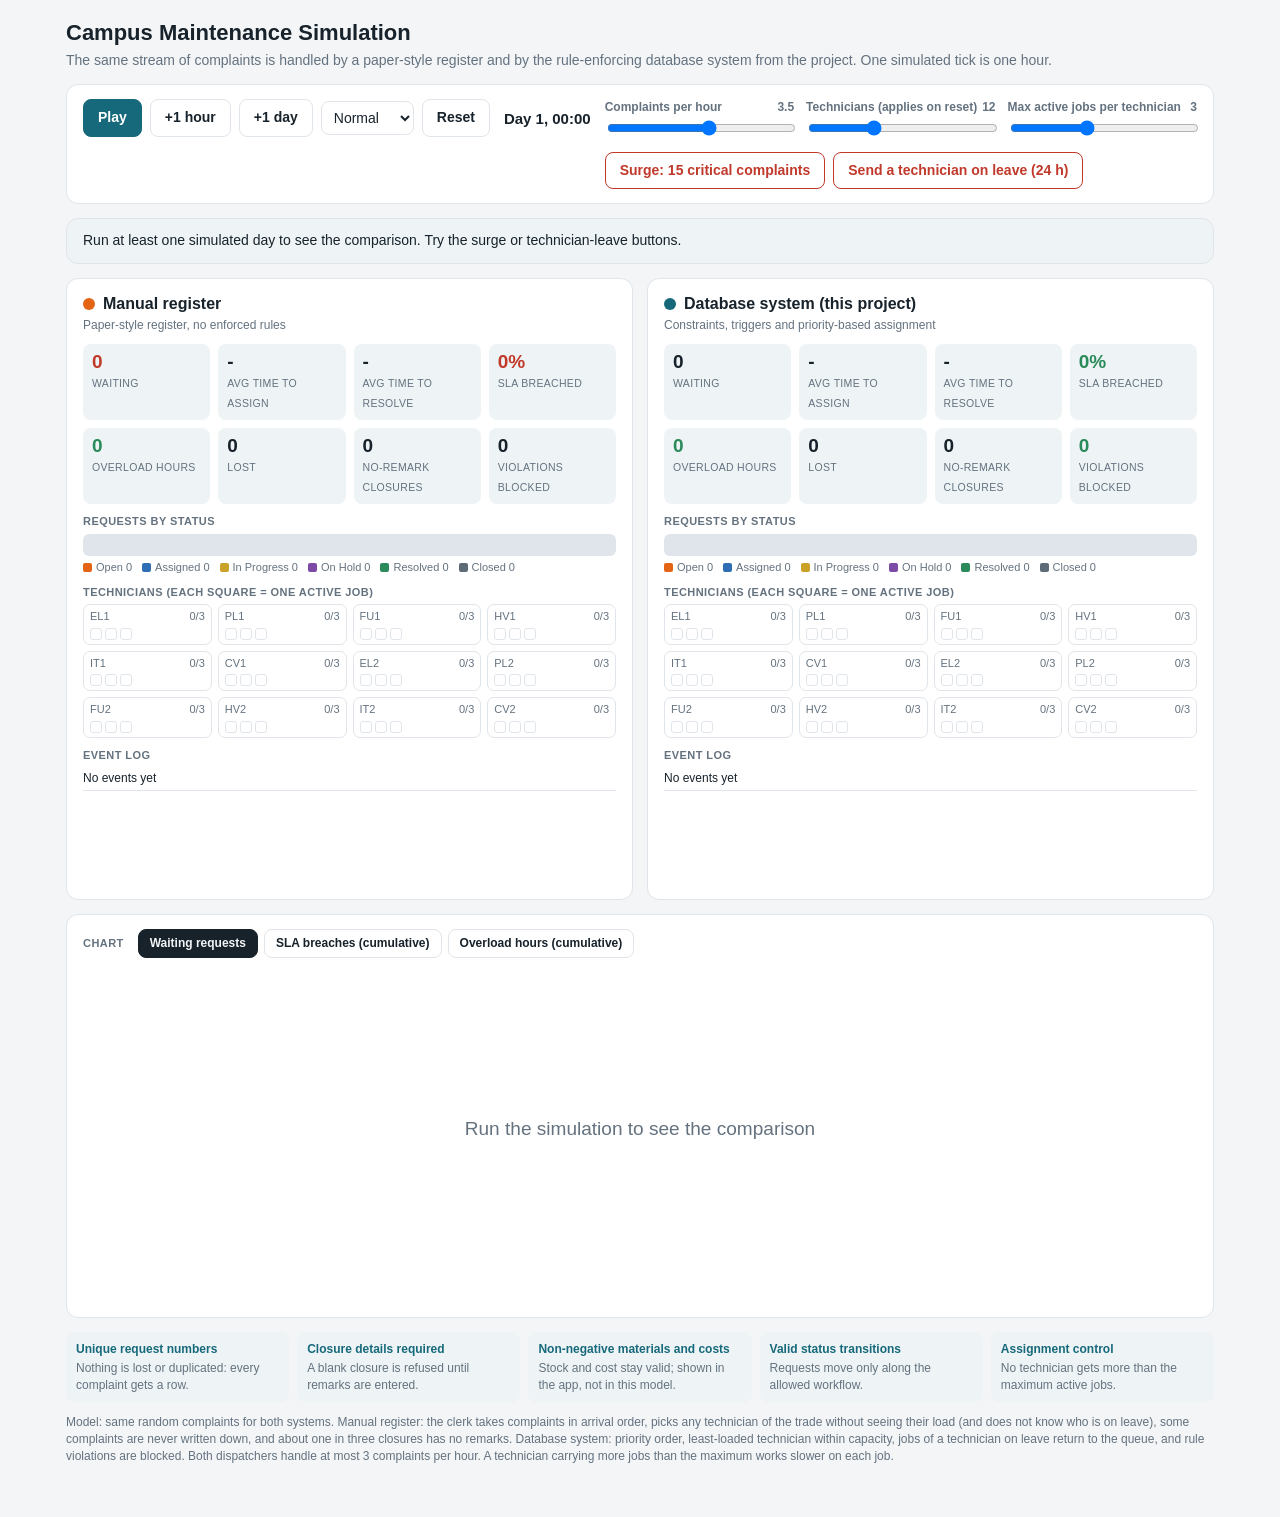
<file: simulation.html>
<!doctype html>
<html lang="en">
<head>
<meta charset="utf-8">
<meta name="viewport" content="width=device-width, initial-scale=1, viewport-fit=cover">
<title>Campus Maintenance Simulation: Manual Register vs Database System</title>
<style>
:root{
  --bg:#f3f5f7;--card:#ffffff;--ink:#17222b;--mute:#64727f;--line:#dfe5ea;
  --manual:#e36414;--db:#16697a;--ok:#2b8a5a;--bad:#c0392b;--warn:#c9a227;--pale:#eef4f6;
  --open:#e36414;--assigned:#2f6db5;--prog:#c9a227;--hold:#7b4ba6;--res:#2b8a5a;--closed:#5c6b77;
}
@media (prefers-color-scheme: dark){
  :root:not([data-theme="light"]){
    --bg:#11181d;--card:#19232a;--ink:#e8eef2;--mute:#9aaab6;--line:#2b3943;--pale:#1f2d35;
    --manual:#f08a4b;--db:#3fb5c9;
  }
}
:root[data-theme="dark"]{
  --bg:#11181d;--card:#19232a;--ink:#e8eef2;--mute:#9aaab6;--line:#2b3943;--pale:#1f2d35;
  --manual:#f08a4b;--db:#3fb5c9;
}
:root{box-sizing:border-box;padding-top:env(safe-area-inset-top,0px);padding-bottom:env(safe-area-inset-bottom,0px)}
html{scroll-padding-top:env(safe-area-inset-top,0px)}
*,*:before,*:after{box-sizing:inherit}
body{margin:0;background:var(--bg);color:var(--ink);font-family:"Segoe UI",Calibri,Arial,sans-serif;font-size:14px;line-height:1.4}
.wrap{max-width:1180px;margin:0 auto;padding:18px 16px 40px}
h1{font-size:22px;margin:0 0 2px}
.sub{color:var(--mute);margin:0 0 14px}
.card{background:var(--card);border:1px solid var(--line);border-radius:12px;padding:14px 16px}
.controls{display:grid;gap:14px;grid-template-columns:auto 1fr;align-items:start;margin-bottom:14px}
.btns{display:flex;flex-wrap:wrap;gap:8px;align-items:center}
button,select{font:inherit;color:var(--ink)}
button{border:1px solid var(--line);background:var(--card);padding:8px 14px;border-radius:8px;cursor:pointer;font-weight:600}
button:hover{background:var(--pale)}
button.primary{background:var(--db);border-color:var(--db);color:#fff}
button.danger{border-color:var(--bad);color:var(--bad)}
select{padding:7px 8px;border:1px solid var(--line);border-radius:8px;background:var(--card)}
.sliders{display:grid;grid-template-columns:repeat(3,minmax(0,1fr));gap:12px}
.sl label{display:flex;justify-content:space-between;font-size:12px;color:var(--mute);font-weight:600;margin-bottom:2px}
.sl input{width:100%}
.clock{font-size:15px;font-weight:700;margin-left:6px;white-space:nowrap}
.verdict{margin:0 0 14px;padding:12px 16px;border-radius:12px;background:var(--pale);border:1px solid var(--line);font-size:14px}
.verdict b{color:var(--db)}
.cols{display:grid;grid-template-columns:1fr 1fr;gap:14px}
.sys h2{margin:0 0 2px;font-size:16px;display:flex;align-items:center;gap:8px}
.dot{width:12px;height:12px;border-radius:50%;display:inline-block}
.sys .desc{color:var(--mute);font-size:12px;margin:0 0 10px}
.kpis{display:grid;grid-template-columns:repeat(4,minmax(0,1fr));gap:8px;margin-bottom:10px}
.kpi{background:var(--pale);border-radius:8px;padding:8px 9px}
.kpi b{display:block;font-size:19px;line-height:1.1}
.kpi span{font-size:10.5px;color:var(--mute);text-transform:uppercase;letter-spacing:.03em}
.kpi.bad b{color:var(--bad)} .kpi.good b{color:var(--ok)}
.stat{display:flex;height:22px;border-radius:6px;overflow:hidden;background:var(--line);margin:4px 0 4px}
.stat i{display:block;height:100%}
.legend{display:flex;flex-wrap:wrap;gap:4px 10px;font-size:11px;color:var(--mute);margin-bottom:10px}
.legend s{display:inline-block;width:9px;height:9px;border-radius:2px;margin-right:4px;text-decoration:none;vertical-align:-1px}
.techs{display:grid;grid-template-columns:repeat(auto-fill,minmax(112px,1fr));gap:6px;margin-bottom:10px}
.tech{border:1px solid var(--line);border-radius:7px;padding:4px 6px;font-size:11px}
.tech.over{border-color:var(--bad);background:color-mix(in srgb,var(--bad) 10%,transparent)}
.tech.away{opacity:.55;border-style:dashed}
.tech .nm{display:flex;justify-content:space-between;color:var(--mute)}
.slots{display:flex;gap:3px;margin-top:3px;flex-wrap:wrap}
.slots i{width:12px;height:12px;border-radius:3px;border:1px solid var(--line);display:block}
.slots i.f{background:var(--db);border-color:var(--db)}
.slots i.x{background:var(--bad);border-color:var(--bad)}
.log{list-style:none;margin:0;padding:0;font-size:12px;min-height:118px}
.log li{padding:3px 0;border-bottom:1px solid var(--line);display:flex;gap:8px}
.log time{color:var(--mute);min-width:62px;flex-shrink:0}
.log .bad{color:var(--bad)} .log .ok{color:var(--ok)} .log .warn{color:var(--warn)}
.secH{font-size:11px;font-weight:700;color:var(--mute);text-transform:uppercase;letter-spacing:.04em;margin:0 0 4px}
.chartCard{margin-top:14px}
.tabs{display:flex;gap:6px;margin-bottom:8px;flex-wrap:wrap;align-items:center}
.tabs button{padding:5px 11px;font-size:12px}
.tabs button.on{background:var(--ink);color:var(--bg);border-color:var(--ink)}
svg{width:100%;height:auto;display:block}
.rules{margin-top:14px;display:grid;grid-template-columns:repeat(5,minmax(0,1fr));gap:8px}
.rule{background:var(--pale);border-radius:8px;padding:9px 10px;font-size:12px}
.rule b{display:block;margin-bottom:2px;color:var(--db)}
.rule span{color:var(--mute)}
.foot{color:var(--mute);font-size:12px;margin-top:12px}
@media (max-width:860px){
  .controls,.cols{grid-template-columns:1fr}
  .sliders{grid-template-columns:1fr}
  .kpis{grid-template-columns:repeat(2,minmax(0,1fr))}
  .rules{grid-template-columns:1fr 1fr}
}
</style>
</head>
<body>
<div class="wrap">
  <h1>Campus Maintenance Simulation</h1>
  <p class="sub">The same stream of complaints is handled by a paper-style register and by the rule-enforcing database system from the project. One simulated tick is one hour.</p>

  <div class="card controls">
    <div class="btns">
      <button id="play" class="primary">Play</button>
      <button id="step">+1 hour</button>
      <button id="day">+1 day</button>
      <select id="speed" aria-label="Speed">
        <option value="3">Slow</option><option value="10" selected>Normal</option><option value="40">Fast</option><option value="120">Very fast</option>
      </select>
      <button id="reset">Reset</button>
      <span class="clock" id="clock">Day 1, 00:00</span>
    </div>
    <div>
      <div class="sliders">
        <div class="sl"><label>Complaints per hour <span id="vRate">3.5</span></label><input id="rate" type="range" min="0.5" max="6" step="0.5" value="3.5"></div>
        <div class="sl"><label>Technicians (applies on reset) <span id="vTech">12</span></label><input id="techs" type="range" min="6" max="24" step="1" value="12"></div>
        <div class="sl"><label>Max active jobs per technician <span id="vCap">3</span></label><input id="cap" type="range" min="1" max="6" step="1" value="3"></div>
      </div>
      <div class="btns" style="margin-top:10px">
        <button id="surge" class="danger">Surge: 15 critical complaints</button>
        <button id="away" class="danger">Send a technician on leave (24 h)</button>
      </div>
    </div>
  </div>

  <div class="verdict" id="verdict">Press Play to start the simulation.</div>

  <div class="cols">
    <div class="card sys" id="sysM"></div>
    <div class="card sys" id="sysD"></div>
  </div>

  <div class="card chartCard">
    <div class="tabs"><span class="secH" style="margin:0 8px 0 0">Chart</span>
      <button data-c="backlog" class="on">Waiting requests</button>
      <button data-c="breach">SLA breaches (cumulative)</button>
      <button data-c="over">Overload hours (cumulative)</button>
    </div>
    <svg id="chart" viewBox="0 0 760 230" role="img" aria-label="Comparison chart of the two systems over time"></svg>
  </div>

  <div class="rules">
    <div class="rule"><b>Unique request numbers</b><span>Nothing is lost or duplicated: every complaint gets a row.</span></div>
    <div class="rule"><b>Closure details required</b><span>A blank closure is refused until remarks are entered.</span></div>
    <div class="rule"><b>Non-negative materials and costs</b><span>Stock and cost stay valid; shown in the app, not in this model.</span></div>
    <div class="rule"><b>Valid status transitions</b><span>Requests move only along the allowed workflow.</span></div>
    <div class="rule"><b>Assignment control</b><span>No technician gets more than the maximum active jobs.</span></div>
  </div>
  <p class="foot">Model: same random complaints for both systems. Manual register: the clerk takes complaints in arrival order, picks any technician of the trade without seeing their load (and does not know who is on leave), some complaints are never written down, and about one in three closures has no remarks. Database system: priority order, least-loaded technician within capacity, jobs of a technician on leave return to the queue, and rule violations are blocked. Both dispatchers handle at most 3 complaints per hour. A technician carrying more jobs than the maximum works slower on each job.</p>
</div>

<script>
(function(){
"use strict";
var CATS=["Electrical","Plumbing","Furniture","HVAC","IT/AV","Civil"];
var SHORT=["EL","PL","FU","HV","IT","CV"];
var PRI=[{n:"Critical",sla:4,w:1},{n:"High",sla:24,w:3},{n:"Medium",sla:72,w:4},{n:"Low",sla:120,w:2}];
var DISPATCH=3;
var STATUS=[["Open","--open"],["Assigned","--assigned"],["In Progress","--prog"],["On Hold","--hold"],["Resolved","--res"],["Closed","--closed"]];

function rng(seed){var a=seed>>>0;return function(){a|=0;a=a+0x6D2B79F5|0;var t=Math.imul(a^a>>>15,1|a);t=t+Math.imul(t^t>>>7,61|t)^t;return((t^t>>>14)>>>0)/4294967296;};}

var S; // global sim state
var chartMode="backlog";
var running=false,acc=0,last=0;

function newSys(kind,seed,nTech,cap){
  var techs=[];for(var i=0;i<nTech;i++)techs.push({id:i,cat:i%6,n:Math.floor(i/6)+1,cap:cap,active:[],away:0,warned:false});
  return {kind:kind,r:rng(seed),techs:techs,reqs:[],log:[],hist:[],
    respSum:0,respN:0,resSum:0,resN:0,breaches:0,overload:0,lost:0,undoc:0,blocked:0,created:0,closed:0};
}
function init(){
  var seed=Math.floor(Math.random()*1e6);
  var nTech=+document.getElementById("techs").value, cap=+document.getElementById("cap").value;
  S={t:0,seed:seed,arr:rng(seed+7),id:0,M:newSys("manual",seed+1,nTech,cap),D:newSys("db",seed+2,nTech,cap)};
  render();
}
function poisson(r,l){var L=Math.exp(-l),k=0,p=1;do{k++;p*=r();}while(p>L&&k<60);return k-1;}
function pickPri(r,forceCrit){if(forceCrit)return 0;var tot=10,x=r()*tot,c=0;for(var i=0;i<PRI.length;i++){c+=PRI[i].w;if(x<c)return i;}return 3;}
function makeReq(forceCrit){
  S.id++;var r=S.arr;
  var cat=Math.floor(r()*6),pri=pickPri(r,forceCrit);
  return {id:S.id,no:"MR-"+String(S.id).padStart(4,"0"),cat:cat,pri:pri,work:3+r()*9,created:S.t};
}
function clone(q){return {id:q.id,no:q.no,cat:q.cat,pri:q.pri,created:q.created,remaining:q.work,status:"Open",tech:null,assigned:null,breached:false,holdLeft:0,closeAt:0,remarks:true,blankTried:false,refused:false};}
function stamp(t){var d=Math.floor(t/24)+1,h=t%24;return "D"+d+" "+String(h).padStart(2,"0")+":00";}
function log(sys,cls,msg){sys.log.unshift({t:S.t,cls:cls,msg:msg});if(sys.log.length>8)sys.log.pop();}

function addRequests(list){
  list.forEach(function(q){
    [S.M,S.D].forEach(function(sys){
      var c=clone(q);
      sys.created++;
      if(sys.kind==="manual"&&sys.r()<0.04){sys.lost++;c.status="Lost";sys.reqs.push(c);log(sys,"bad","Complaint "+q.no+" never written in the register (lost)");return;}
      sys.reqs.push(c);
    });
  });
}
function dispatch(sys){
  var open=sys.reqs.filter(function(q){return q.status==="Open";});
  if(sys.kind==="db")open.sort(function(a,b){return a.pri-b.pri||a.created-b.created;});
  else open.sort(function(a,b){return a.created-b.created;});
  var done=0;
  for(var i=0;i<open.length&&done<DISPATCH;i++){
    var q=open[i],tech=null;
    var same=sys.techs.filter(function(t){return t.cat===q.cat;});
    if(sys.kind==="db"){
      var free=same.filter(function(t){return !t.away&&t.active.length<t.cap;});
      if(!free.length){
        if(!q.refused&&same.some(function(t){return !t.away&&t.active.length>=t.cap;})){q.refused=true;sys.blocked++;log(sys,"warn","Assignment refused for "+q.no+": all "+CATS[q.cat]+" technicians at max active jobs");}
        continue;
      }
      free.sort(function(a,b){return a.active.length-b.active.length;});
      tech=free[0];
    }else{
      tech=same[Math.floor(sys.r()*same.length)];
    }
    q.tech=tech;q.status="Assigned";q.assigned=S.t;tech.active.push(q);done++;
    var resp=S.t-q.created;sys.respSum+=resp;sys.respN++;
    if(resp>PRI[q.pri].sla&&!q.breached){q.breached=true;sys.breaches++;}
    if(sys.kind==="manual"&&tech.active.length>tech.cap&&!tech.warned){tech.warned=true;log(sys,"bad",SHORT[tech.cat]+tech.n+" now has "+tech.active.length+" jobs (limit "+tech.cap+")");}
  }
}
function progress(sys){
  sys.techs.forEach(function(t){
    if(t.away>0){t.away--; if(t.away===0)t.warned=false;}
    var n=t.active.length;if(!n)return;
    if(n<=t.cap)t.warned=false;
    if(t.away>0)return;
    var f=n<=t.cap?1:(t.cap/n)*0.85;
    if(n>t.cap)sys.overload+=n-t.cap;
    t.active.slice().forEach(function(q){
      if(q.status==="Assigned"){q.status="In Progress";return;}
      if(q.status==="On Hold"){q.holdLeft--;if(q.holdLeft<=0)q.status="In Progress";return;}
      if(sys.r()<0.025){q.status="On Hold";q.holdLeft=6+Math.floor(sys.r()*7);return;}
      q.remaining-=f;
      if(q.remaining<=0){
        sys.resSum+=S.t-q.created;sys.resN++;q.status="Resolved";q.closeAt=S.t+1+Math.floor(sys.r()*5);
        t.active.splice(t.active.indexOf(q),1);
      }
    });
  });
}
function closing(sys){
  sys.reqs.forEach(function(q){
    if(q.status!=="Resolved"||S.t<q.closeAt)return;
    if(sys.kind==="db"){
      if(!q.blankTried&&sys.r()<0.35){q.blankTried=true;sys.blocked++;q.closeAt=S.t+1;log(sys,"warn","Closure of "+q.no+" refused: remarks required");return;}
      q.remarks=true;
    }else{
      q.remarks=sys.r()>0.33;if(!q.remarks)sys.undoc++;
    }
    q.status="Closed";sys.closed++;
  });
}
function breachScan(sys){
  sys.reqs.forEach(function(q){
    if(q.status==="Open"&&!q.breached&&S.t-q.created>PRI[q.pri].sla){q.breached=true;sys.breaches++;if(q.pri===0)log(sys,"bad","Critical "+q.no+" waiting beyond its 4 h SLA");}
  });
}
function leave(sys,idx){
  var t=sys.techs[idx];if(!t||t.away>0)return;
  t.away=24;
  if(sys.kind==="db"){
    var n=t.active.length;
    t.active.forEach(function(q){q.status="Open";q.tech=null;q.assigned=null;q.refused=false;});
    t.active=[];
    log(sys,"ok",SHORT[t.cat]+t.n+" set inactive: "+n+" job(s) released back to the queue");
  }else{
    log(sys,"bad",SHORT[t.cat]+t.n+" on leave but register still shows "+t.active.length+" job(s) with them");
  }
}
function backlog(sys){return sys.reqs.filter(function(q){return q.status!=="Closed"&&q.status!=="Lost";}).length;}

function tick(){
  var n=poisson(S.arr,+document.getElementById("rate").value);
  var arr=[];for(var i=0;i<n;i++)arr.push(makeReq(false));
  addRequests(arr);
  [S.M,S.D].forEach(function(sys){
    dispatch(sys);progress(sys);closing(sys);breachScan(sys);
    sys.hist.push({t:S.t,b:backlog(sys),br:sys.breaches,o:sys.overload});
  });
  S.t++;
}

// ---------------- rendering
function counts(sys){var c={};STATUS.forEach(function(s){c[s[0]]=0;});sys.reqs.forEach(function(q){if(c[q.status]!==undefined)c[q.status]++;});return c;}
function kpi(label,val,cls){return '<div class="kpi '+(cls||"")+'"><b>'+val+'</b><span>'+label+'</span></div>';}
function sysHTML(sys){
  var manual=sys.kind==="manual",c=counts(sys),tot=Math.max(1,sys.reqs.filter(function(q){return q.status!=="Lost";}).length);
  var avg=sys.respN?(sys.respSum/sys.respN).toFixed(1)+" h":"-";
  var pct=sys.created?Math.round(sys.breaches/sys.created*100)+"%":"0%";
  var h='<h2><span class="dot" style="background:var(--'+(manual?"manual":"db")+')"></span>'+(manual?"Manual register":"Database system (this project)")+'</h2>';
  h+='<p class="desc">'+(manual?"Paper-style register, no enforced rules":"Constraints, triggers and priority-based assignment")+'</p>';
  h+='<div class="kpis">'+kpi("Waiting",backlog(sys),manual?"bad":"")+kpi("Avg time to assign",avg)+kpi("Avg time to resolve",sys.resN?(sys.resSum/sys.resN).toFixed(1)+" h":"-")+kpi("SLA breached",pct,manual?"bad":"good")+
     kpi("Overload hours",sys.overload,sys.overload&&manual?"bad":"good")+kpi("Lost",sys.lost,sys.lost?"bad":"")+kpi("No-remark closures",sys.undoc,sys.undoc?"bad":"")+kpi("Violations blocked",manual?"0":sys.blocked,manual?"":"good")+'</div>';
  h+='<div class="secH">Requests by status</div><div class="stat">'+STATUS.map(function(s){return '<i style="width:'+(c[s[0]]/tot*100)+'%;background:var('+s[1]+')" title="'+s[0]+': '+c[s[0]]+'"></i>';}).join("")+'</div>';
  h+='<div class="legend">'+STATUS.map(function(s){return '<span><s style="background:var('+s[1]+')"></s>'+s[0]+' '+c[s[0]]+'</span>';}).join("")+'</div>';
  h+='<div class="secH">Technicians (each square = one active job)</div><div class="techs">'+sys.techs.map(function(t){
    var n=t.active.length,slots="",m=Math.max(t.cap,n);
    for(var i=0;i<m;i++)slots+='<i class="'+(i<n?(i>=t.cap?"x":"f"):"")+'"></i>';
    return '<div class="tech'+(n>t.cap?" over":"")+(t.away>0?" away":"")+'"><div class="nm"><span>'+SHORT[t.cat]+t.n+'</span><span>'+(t.away>0?"leave":n+"/"+t.cap)+'</span></div><div class="slots">'+slots+'</div></div>';
  }).join("")+'</div>';
  h+='<div class="secH">Event log</div><ul class="log">'+(sys.log.length?sys.log.map(function(e){return '<li><time>'+stamp(e.t)+'</time><span class="'+e.cls+'">'+e.msg+'</span></li>';}).join(""):'<li><span class="muted">No events yet</span></li>')+'</ul>';
  return h;
}
function chartHTML(){
  var key={backlog:"b",breach:"br",over:"o"}[chartMode];
  var W=760,H=230,L=44,R=12,T=12,B=26;
  var hm=S.M.hist,hd=S.D.hist;
  if(hm.length<2)return '<text x="'+W/2+'" y="'+H/2+'" text-anchor="middle" fill="var(--mute)" font-size="13">Run the simulation to see the comparison</text>';
  var step=Math.max(1,Math.ceil(hm.length/220));
  function pts(h){var o=[];for(var i=0;i<h.length;i+=step)o.push(h[i]);o.push(h[h.length-1]);return o;}
  var pm=pts(hm),pd=pts(hd);
  var maxY=1;pm.concat(pd).forEach(function(p){if(p[key]>maxY)maxY=p[key];});
  maxY=Math.ceil(maxY*1.1/5)*5||5;
  var tmax=hm[hm.length-1].t||1;
  function X(t){return L+(t/tmax)*(W-L-R);} function Y(v){return T+(1-v/maxY)*(H-T-B);}
  function path(p){return p.map(function(q,i){return (i?"L":"M")+X(q.t).toFixed(1)+" "+Y(q[key]).toFixed(1);}).join(" ");}
  var g="";
  for(var i=0;i<=4;i++){var v=maxY*i/4,y=Y(v);g+='<line x1="'+L+'" x2="'+(W-R)+'" y1="'+y+'" y2="'+y+'" stroke="var(--line)"/><text x="'+(L-6)+'" y="'+(y+4)+'" text-anchor="end" fill="var(--mute)" font-size="11">'+Math.round(v)+'</text>';}
  var days=Math.floor(tmax/24);var every=Math.max(1,Math.ceil(days/8));
  for(var d=0;d<=days;d+=every){var x=X(d*24);g+='<text x="'+x+'" y="'+(H-8)+'" text-anchor="middle" fill="var(--mute)" font-size="11">Day '+(d+1)+'</text>';}
  g+='<path d="'+path(pm)+'" fill="none" stroke="var(--manual)" stroke-width="2.4"/><path d="'+path(pd)+'" fill="none" stroke="var(--db)" stroke-width="2.4"/>';
  g+='<g font-size="12"><rect x="'+(L+8)+'" y="'+(T+4)+'" width="10" height="10" rx="2" fill="var(--manual)"/><text x="'+(L+24)+'" y="'+(T+13)+'" fill="var(--ink)">Manual register</text><rect x="'+(L+130)+'" y="'+(T+4)+'" width="10" height="10" rx="2" fill="var(--db)"/><text x="'+(L+146)+'" y="'+(T+13)+'" fill="var(--ink)">Database system</text></g>';
  return g;
}
function verdict(){
  if(S.t<24){return "Run at least one simulated day to see the comparison. Try the surge or technician-leave buttons.";}
  var M=S.M,D=S.D,bm=backlog(M),bd=backlog(D);
  function d(a,b,w){var x=a-b;return x>0?'<b>'+x+' fewer</b> '+w:(x<0?'<b>'+(-x)+' more</b> '+w:'the same '+w);}
  return "After day "+Math.ceil(S.t/24)+": the database system has "+d(bm,bd,"waiting requests")+", "+d(M.breaches,D.breaches,"SLA breaches")+", avoided <b>"+(M.overload-D.overload)+"</b> technician overload hours, lost <b>0</b> complaints (manual lost "+M.lost+"), left <b>0</b> closures undocumented (manual "+M.undoc+") and blocked <b>"+D.blocked+"</b> rule violations at the source. Average time to resolve: <b>"+(D.resN?(D.resSum/D.resN).toFixed(1):"-")+" h</b> against "+(M.resN?(M.resSum/M.resN).toFixed(1):"-")+" h for the manual register.";
}
var lastRender=0;
function render(){
  document.getElementById("sysM").innerHTML=sysHTML(S.M);
  document.getElementById("sysD").innerHTML=sysHTML(S.D);
  document.getElementById("chart").innerHTML=chartHTML();
  document.getElementById("verdict").innerHTML=verdict();
  document.getElementById("clock").textContent="Day "+(Math.floor(S.t/24)+1)+", "+String(S.t%24).padStart(2,"0")+":00";
}

// ---------------- controls
function loop(ts){
  if(!running)return;
  if(!last)last=ts;
  var dt=(ts-last)/1000;last=ts;
  acc+=dt*(+document.getElementById("speed").value);
  var k=0;while(acc>=1&&k<200){tick();acc-=1;k++;}
  if(k)render();
  requestAnimationFrame(loop);
}
function setRunning(v){running=v;document.getElementById("play").textContent=v?"Pause":"Play";if(v){last=0;requestAnimationFrame(loop);}}
document.getElementById("play").onclick=function(){setRunning(!running);};
document.getElementById("step").onclick=function(){tick();render();};
document.getElementById("day").onclick=function(){for(var i=0;i<24;i++)tick();render();};
document.getElementById("reset").onclick=function(){setRunning(false);init();};
document.getElementById("rate").oninput=function(){document.getElementById("vRate").textContent=(+this.value).toFixed(1);};
document.getElementById("techs").oninput=function(){document.getElementById("vTech").textContent=this.value;};
document.getElementById("techs").onchange=function(){setRunning(false);init();};
document.getElementById("cap").oninput=function(){document.getElementById("vCap").textContent=this.value;var c=+this.value;[S.M,S.D].forEach(function(s){s.techs.forEach(function(t){t.cap=c;if(s.kind==="db"&&t.active.length>c){/* existing jobs finish; no new ones accepted */}});});render();};
document.getElementById("surge").onclick=function(){var a=[];for(var i=0;i<15;i++)a.push(makeReq(true));addRequests(a);[S.M,S.D].forEach(function(s){log(s,"warn","Surge: 15 critical complaints logged");});render();};
document.getElementById("away").onclick=function(){var busy=S.D.techs.map(function(t,i){return {i:i,n:t.active.length};}).sort(function(a,b){return b.n-a.n;});var idx=busy[0].i;[S.M,S.D].forEach(function(s){leave(s,idx);});render();};
Array.prototype.forEach.call(document.querySelectorAll(".tabs button"),function(b){b.onclick=function(){chartMode=b.getAttribute("data-c");Array.prototype.forEach.call(document.querySelectorAll(".tabs button"),function(x){x.classList.toggle("on",x===b);});render();};});

init();
})();
</script>
</body>
</html>
</file>
